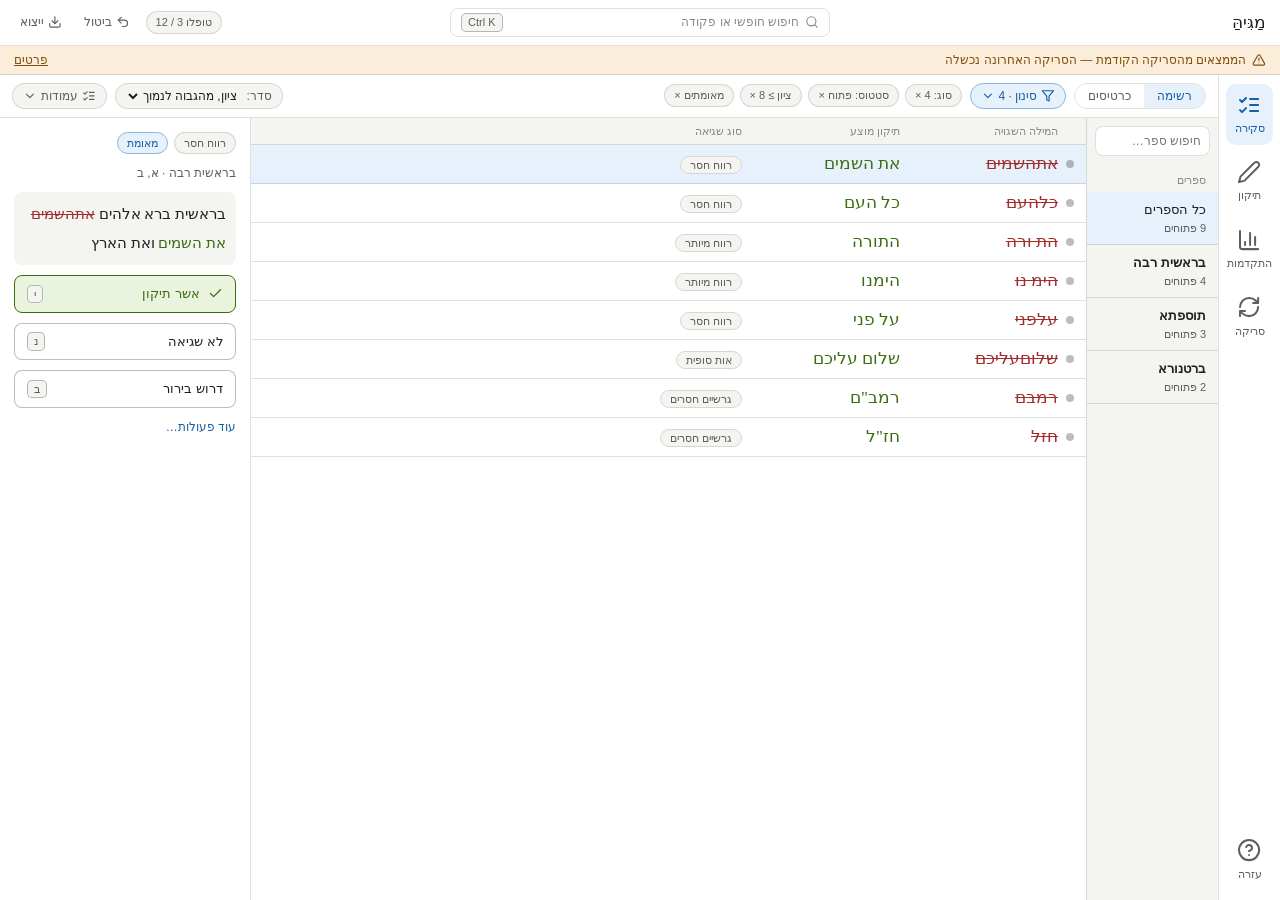
<file: docs/prototype/layout-prototype.html>
<!DOCTYPE html>
<html lang="he" dir="rtl">
<head>
<meta charset="utf-8">
<meta name="viewport" content="width=device-width, initial-scale=1, viewport-fit=cover">
<title>מגיה — אב-טיפוס פריסה חדשה</title>
<style>
:root{--s1:#fff;--s2:#f4f4f1;--bd:rgba(0,0,0,.12);--bd2:rgba(0,0,0,.26);--tx:#1f1f1d;--tx2:#5f5e5a;--tx3:#8a8983;--ac:#185fa5;--acbg:#e6f1fb;--acbd:#85b7eb;--ok:#3b6d11;--okbg:#eaf3de;--no:#a32d2d;--nobg:#fcebeb;--wn:#854f0b;--wnbg:#faeeda;--ui:"Segoe UI",Assistant,Arial,sans-serif;--serif:"Frank Ruhl Libre",David,Narkisim,"Times New Roman",serif;box-sizing:border-box;padding-top:env(safe-area-inset-top,0px);padding-bottom:env(safe-area-inset-bottom,0px)}
@media(prefers-color-scheme:dark){:root:not([data-theme="light"]){--s1:#1e1e1c;--s2:#2a2a27;--bd:rgba(255,255,255,.14);--bd2:rgba(255,255,255,.3);--tx:#f1efe8;--tx2:#b4b2a9;--tx3:#888780;--ac:#85b7eb;--acbg:#0c2a4a;--acbd:#378add;--ok:#97c459;--okbg:#27500a;--no:#f09595;--nobg:#501313;--wn:#fac775;--wnbg:#412402}}
:root[data-theme="dark"]{--s1:#1e1e1c;--s2:#2a2a27;--bd:rgba(255,255,255,.14);--bd2:rgba(255,255,255,.3);--tx:#f1efe8;--tx2:#b4b2a9;--tx3:#888780;--ac:#85b7eb;--acbg:#0c2a4a;--acbd:#378add;--ok:#97c459;--okbg:#27500a;--no:#f09595;--nobg:#501313;--wn:#fac775;--wnbg:#412402}
*{box-sizing:border-box}
html,body{height:100%;margin:0}
body{font:14px/1.5 var(--ui);color:var(--tx);background:var(--s1)}
button,input,select{font:inherit;color:inherit}
:focus-visible{outline:2px solid var(--ac);outline-offset:1px}
.ic{width:1.15em;height:1.15em;fill:none;stroke:currentColor;stroke-width:2;stroke-linecap:round;stroke-linejoin:round;vertical-align:-.2em;flex:none}
#app{display:flex;flex-direction:column;height:100%}
.top{display:grid;grid-template-columns:1fr minmax(0,380px) 1fr;align-items:center;gap:10px;padding:8px 14px;border-bottom:1px solid var(--bd)}
.tr{display:flex;align-items:center;justify-content:flex-end;gap:10px}
.brand{font:500 17px var(--serif)}
.srch{flex:1;max-width:380px;display:flex;align-items:center;gap:6px;padding:4px 10px;border:1px solid var(--bd);border-radius:8px;color:var(--tx3);font-size:12px}
.srch .k{margin-inline-start:auto}
.sp{flex:1}
.ib{background:none;border:none;color:var(--tx2);cursor:pointer;padding:4px 6px;border-radius:6px;display:inline-flex;align-items:center;gap:4px;font-size:12px}
.ib:hover{color:var(--tx)}
.k{font-size:11px;border:1px solid var(--bd2);border-radius:5px;padding:0 6px;background:var(--s2);color:var(--tx2);font-family:var(--ui);line-height:1.5}
.strip{display:flex;align-items:center;gap:6px;padding:5px 14px;background:var(--wnbg);color:var(--wn);font-size:12px;border-bottom:1px solid var(--bd)}
.strip a{margin-inline-start:auto;text-decoration:underline;cursor:pointer}
.sdet{padding:5px 14px 7px;background:var(--wnbg);color:var(--wn);font-size:12px;border-bottom:1px solid var(--bd)}
.body{flex:1;display:flex;min-height:0}
.rail{width:62px;flex:none;border-inline-end:1px solid var(--bd);display:flex;flex-direction:column;padding:6px 0}
.rl{display:flex;flex-direction:column;align-items:center;gap:3px;margin:3px 7px;padding:9px 0;font-size:11px;color:var(--tx2);cursor:pointer;border-radius:10px;user-select:none}
.rl .ic{font-size:21px}
.rl:hover{color:var(--tx)}
.rl.on{color:var(--ac);background:var(--acbg)}
.main{flex:1;min-width:0;display:flex;flex-direction:column}
.scr{display:none;flex:1;min-height:0;flex-direction:column}
.scr.on{display:flex}
.hd{display:flex;align-items:center;gap:8px;flex-wrap:wrap;padding:8px 12px;border-bottom:1px solid var(--bd);position:relative}
.ch{font-size:11px;padding:2px 9px;border-radius:999px;border:1px solid var(--bd);background:var(--s2);color:var(--tx2);white-space:nowrap}
.ch.on{background:var(--acbg);color:var(--ac);border-color:var(--acbd)}
.ch.f{font-size:12px;padding:3px 10px;cursor:pointer;display:inline-flex;align-items:center;gap:4px}
.ch.x{cursor:pointer}
.sg{display:inline-flex;border:1px solid var(--bd);border-radius:999px;overflow:hidden;font-size:12px;user-select:none}
.sg span{padding:3px 13px;color:var(--tx2);cursor:pointer}
.sg span.on{background:var(--acbg);color:var(--ac)}
.pop{position:absolute;top:100%;inset-inline-start:12px;margin-top:4px;width:260px;z-index:5;padding:10px 12px;background:var(--s1);border:1px solid var(--bd2);border-radius:12px}
.pop[hidden]{display:none}
.pr{display:flex;align-items:center;gap:8px;padding:5px 0;font-size:13px}
.pr>label{width:82px;flex:none;color:var(--tx2);font-size:12px}
.pr select{flex:1;border:1px solid var(--bd);border-radius:8px;background:var(--s1);padding:3px 6px}
.pr input[type=range]{flex:1}
.pt{align-items:flex-start}
.pt .tl{flex:1;display:flex;flex-direction:column;gap:4px}
.pt .tl label{display:flex;align-items:center;gap:6px;width:auto;color:var(--tx);font-size:13px}
.pt .tl small{margin-inline-start:auto;color:var(--tx3);font-size:11px}
.lnk{color:var(--ac);cursor:pointer;font-size:12px;margin-inline-start:auto}
.lst{flex:1;min-height:0;display:flex}
.books{width:132px;flex:none;background:var(--s2);border-inline-end:1px solid var(--bd);overflow:auto}
.lh{font-size:11px;color:var(--tx3);padding:8px 12px 4px}
.bk{padding:8px 12px;border-bottom:1px solid var(--bd);cursor:pointer;font-size:13px}
.bk small{display:block;color:var(--tx2);font-size:11px}
.bk.sel{background:var(--acbg)}
.bk.sel b{font-weight:500}
.queue{flex:1;min-width:0;overflow:auto;border-inline-end:1px solid var(--bd)}
.rw{display:flex;align-items:center;gap:8px;padding:8px 12px;border-bottom:1px solid var(--bd);cursor:pointer}
.rw.sel{background:var(--acbg)}
.rw .ch{margin-inline-start:auto}
.qi{min-width:100%;width:max-content}
.rh{display:flex;align-items:center;gap:8px;padding:5px 12px;border-bottom:1px solid var(--bd);background:var(--s2);font-size:11px;color:var(--tx3);position:sticky;top:0;z-index:1}
.rh>span,.rw>.c{flex:none;white-space:nowrap}
.c.wd{flex:0 0 150px}
.c.c1{width:110px}.c.c2{width:96px}.c.c3{width:64px}.c.c4{width:56px}
.cp2{display:flex;flex-direction:column;gap:5px;padding-top:4px}
#fsort{border:none;background:transparent;font-size:12px;color:var(--tx);cursor:pointer;padding:0;max-width:160px}
.w{font:17px var(--serif)}
.bad{color:var(--no);text-decoration:line-through}
.good{color:var(--ok);font-weight:500}
.dot{width:8px;height:8px;border-radius:50%;background:var(--bd2);flex:none}
.dot.approved,.dot.fixed{background:var(--ok)}
.dot.rejected{background:var(--no)}
.dot.unsure{background:var(--wn)}
.focus{width:250px;flex:none;padding:14px;display:flex;flex-direction:column;gap:10px;overflow:auto}
.rf{display:flex;gap:6px;flex-wrap:wrap;align-items:center}
.sn{font:15px/1.9 var(--serif);background:var(--s2);border-radius:8px;padding:8px 10px}
.ab{display:flex;align-items:center;gap:8px;width:100%;padding:8px 12px;border:1px solid var(--bd2);border-radius:8px;background:var(--s1);cursor:pointer;font-size:13px}
.ab .k{margin-inline-start:auto}
.ab.ok{background:var(--okbg);color:var(--ok);border-color:var(--ok);font-weight:500}
.ab.sm{width:auto;padding:4px 10px;font-size:12px;color:var(--tx2);border-color:var(--bd)}
.crd{flex:1;min-height:0;overflow:auto;padding:16px 20px}
.cp{max-width:540px;margin:0 auto 12px;display:flex;align-items:center;gap:10px;font-size:12px;color:var(--tx2)}
.bar{height:5px;background:var(--s2);border-radius:3px;overflow:hidden;flex:1}
.bar i{display:block;height:100%;background:var(--ok)}
.card{max-width:540px;margin:0 auto;border:1px solid var(--bd);border-radius:12px;padding:16px 18px;display:flex;flex-direction:column;gap:12px}
.cl{font:21px/1.7 var(--serif);padding:6px 12px;border-radius:8px}
.cl.b{background:var(--nobg)}
.cl.g{background:var(--okbg)}
.mg{display:grid;grid-template-columns:repeat(3,1fr);gap:8px}
.mt{background:var(--s2);border-radius:8px;padding:8px 12px}
.mt span{display:block;font-size:12px;color:var(--tx2)}
.mt b{font-size:20px;font-weight:500}
.ar{display:flex;gap:8px}
.nx{text-align:center;font-size:12px;color:var(--tx3);margin-top:10px}
.emp{padding:30px 16px;text-align:center;color:var(--tx2);display:flex;flex-direction:column;align-items:center;gap:10px}
.fx{flex:1;min-height:0;display:flex}
.fl{width:260px;flex:none;border-inline-end:1px solid var(--bd);overflow:auto}
.fr{flex:1;min-width:0;overflow:auto}
.fp{padding:6px 12px;font-size:11px;color:var(--tx3);border-bottom:1px solid var(--bd);direction:ltr;text-align:right}
.ln{display:flex;gap:10px;padding:3px 12px;font:15px/1.9 var(--serif)}
.ln em{font:11px var(--ui);color:var(--tx3);width:28px;flex:none;font-style:normal}
.ln.hl{background:var(--nobg)}
.fb{display:flex;align-items:center;gap:10px;padding:8px 12px;border-top:1px solid var(--bd);font-size:12px;color:var(--tx2);flex-wrap:wrap}
.pg{padding:14px 16px;overflow:auto}
.pg>*{max-width:920px;width:100%;margin-inline:auto}
.fr .ln{max-width:860px}
.sh{font-size:14px;font-weight:500;margin:20px auto 8px}
.sh:first-child{margin-top:0}
.tw{overflow-x:auto;border:1px solid var(--bd);border-radius:8px}
.stt{border-collapse:collapse;width:100%;font-size:13px}
.stt th,.stt td{padding:6px 10px;border-bottom:1px solid var(--bd);text-align:start;white-space:nowrap}
.stt th{font-weight:500;font-size:12px;color:var(--tx2);background:var(--s2)}
.stt tr:last-child td{border-bottom:none}
.stt .n{text-align:center;font-variant-numeric:tabular-nums}
.stt .z{color:var(--tx3)}
.stt .tt{font-weight:500}
.dot.ignored{background:var(--tx3)}
.sb{display:flex;flex:1;height:8px;background:var(--s2);border-radius:4px;overflow:hidden}
.sb i{display:block;height:100%}
.lg{display:flex;gap:14px;flex-wrap:wrap;font-size:12px;color:var(--tx2);padding:2px 0 8px}
.lg i{display:inline-block;width:8px;height:8px;border-radius:50%;margin-inline-end:5px}
.mm{display:grid;grid-template-columns:repeat(auto-fit,minmax(140px,1fr));gap:10px;margin-bottom:14px}
.two{display:flex;gap:16px;flex-wrap:wrap}
.pb{display:flex;align-items:center;gap:10px;padding:6px 0;font-size:13px}
.pb span:first-child{width:90px}
.nb{border:1px solid var(--bd);border-radius:12px;padding:12px 14px;display:flex;flex-direction:column;gap:8px;flex:1;min-width:190px}
.cs{display:grid;grid-template-columns:repeat(3,1fr);gap:8px}
.cs div{border:1px solid var(--bd);border-radius:12px;padding:10px 12px;font-size:12px;color:var(--tx2)}
.cs div.on{border-color:var(--ac);background:var(--acbg)}
.cs b{display:block;font-size:14px;font-weight:500;color:var(--tx)}
.fi{border:1px solid var(--bd);border-radius:8px;padding:6px 10px;font-size:13px;direction:ltr;text-align:left;width:100%;background:var(--s1)}
.dz{border:1px solid var(--no);border-radius:12px;padding:12px 14px;display:flex;flex-direction:column;gap:8px}
.dz b{color:var(--no);font-weight:500}
.hlp{display:flex;flex:1;min-height:0}
.hn{width:150px;flex:none;background:var(--s2);border-inline-end:1px solid var(--bd)}
.hn div{padding:8px 12px;border-bottom:1px solid var(--bd);font-size:13px}
.hn .sel{background:var(--acbg);color:var(--ac)}
.hc{flex:1;padding:14px 28px;overflow:auto;line-height:1.8}
.hc>*{max-width:70ch}
.hc h3{font-size:15px;font-weight:500;margin:12px 0 2px}
.hc table{border-collapse:collapse;font-size:13px}
.hc td{padding:3px 14px 3px 0}
#toast{position:fixed;bottom:18px;inset-inline-start:50%;transform:translateX(50%);background:var(--tx);color:var(--s1);padding:7px 14px;border-radius:8px;font-size:13px;opacity:0;pointer-events:none;transition:opacity .15s}
#toast.on{opacity:1}
@media(max-width:820px){.books{display:none}.lst{flex-direction:column;overflow:auto}.queue{overflow:visible;border:none}.focus{width:auto;border-top:1px solid var(--bd)}.srch{display:none}.top{display:flex}.tr{margin-inline-start:auto}.rail{width:52px}.fx{flex-direction:column}.fl{width:auto;border:none}}
@media(prefers-reduced-motion:reduce){#toast{transition:none}}
</style>
</head>
<body>
<svg width="0" height="0" style="position:absolute" aria-hidden="true">
<symbol id="i-undo" viewBox="0 0 24 24"><path d="M9 14 4 9l5-5"/><path d="M4 9h10.5a5.5 5.5 0 0 1 0 11H11"/></symbol>
<symbol id="i-download" viewBox="0 0 24 24"><path d="M21 15v4a2 2 0 0 1-2 2H5a2 2 0 0 1-2-2v-4"/><path d="m7 10 5 5 5-5"/><path d="M12 15V3"/></symbol>
<symbol id="i-search" viewBox="0 0 24 24"><circle cx="11" cy="11" r="8"/><path d="m21 21-4.3-4.3"/></symbol>
<symbol id="i-check" viewBox="0 0 24 24"><path d="M20 6 9 17l-5-5"/></symbol>
<symbol id="i-chart" viewBox="0 0 24 24"><path d="M3 3v16a2 2 0 0 0 2 2h16"/><path d="M18 17V9M13 17V5M8 17v-3"/></symbol>
<symbol id="i-help" viewBox="0 0 24 24"><circle cx="12" cy="12" r="10"/><path d="M9.09 9a3 3 0 0 1 5.83 1c0 2-3 3-3 3"/><path d="M12 17h.01"/></symbol>
<symbol id="i-refresh" viewBox="0 0 24 24"><path d="M3 12a9 9 0 0 1 9-9 9.75 9.75 0 0 1 6.74 2.74L21 8"/><path d="M21 3v5h-5"/><path d="M21 12a9 9 0 0 1-9 9 9.75 9.75 0 0 1-6.74-2.74L3 16"/><path d="M8 16H3v5"/></symbol>
<symbol id="i-book" viewBox="0 0 24 24"><path d="M12 7v14"/><path d="M3 18a1 1 0 0 1-1-1V4a1 1 0 0 1 1-1h5a4 4 0 0 1 4 4 4 4 0 0 1 4-4h5a1 1 0 0 1 1 1v13a1 1 0 0 1-1 1h-6a3 3 0 0 0-3 3 3 3 0 0 0-3-3z"/></symbol>
<symbol id="i-alert" viewBox="0 0 24 24"><path d="m21.73 18-8-14a2 2 0 0 0-3.48 0l-8 14A2 2 0 0 0 4 21h16a2 2 0 0 0 1.73-3"/><path d="M12 9v4M12 17h.01"/></symbol>
<symbol id="i-pencil" viewBox="0 0 24 24"><path d="M17 3a2.85 2.83 0 1 1 4 4L7.5 20.5 2 22l1.5-5.5Z"/></symbol>
<symbol id="i-copy" viewBox="0 0 24 24"><rect width="14" height="14" x="8" y="8" rx="2"/><path d="M4 16c-1.1 0-2-.9-2-2V4c0-1.1.9-2 2-2h10c1.1 0 2 .9 2 2"/></symbol>
<symbol id="i-filter" viewBox="0 0 24 24"><path d="M22 3H2l8 9.46V19l4 2v-8.54L22 3z"/></symbol>
<symbol id="i-down" viewBox="0 0 24 24"><path d="m6 9 6 6 6-6"/></symbol>
<symbol id="i-list" viewBox="0 0 24 24"><path d="m3 17 2 2 4-4"/><path d="m3 7 2 2 4-4"/><path d="M13 6h8M13 12h8M13 18h8"/></symbol>
</svg>
<div id="app">
  <header class="top">
    <span class="brand">מַגִּיהַּ</span>
    <div class="srch"><svg class="ic"><use href="#i-search"/></svg>חיפוש חופשי או פקודה<span class="k">Ctrl K</span></div>
    <div class="tr">
    <span class="ch" id="prog"></span>
    <button class="ib" data-a="undo" title="ביטול (Ctrl+Z)"><svg class="ic"><use href="#i-undo"/></svg>ביטול</button>
    <button class="ib" data-a="export" title="ייצוא"><svg class="ic"><use href="#i-download"/></svg>ייצוא</button>
    </div>
  </header>
  <div class="strip" role="status"><svg class="ic"><use href="#i-alert"/></svg>הממצאים מהסריקה הקודמת — הסריקה האחרונה נכשלה<a data-a="det">פרטים</a></div>
  <div class="sdet" id="sdet" hidden>הסריקה נעצרה בשלב ההתאמה למקום. מוצגות תוצאות מהסריקה המלאה הקודמת, ולכן ייתכן שחלקן אינן עדכניות. מה לעשות: להריץ סריקה מחדש בתחנת הסריקה.</div>
  <div class="body">
    <nav class="rail" aria-label="ניווט ראשי">
      <div class="rl on" role="button" tabindex="0" data-a="go:review"><svg class="ic"><use href="#i-list"/></svg>סקירה</div>
      <div class="rl" role="button" tabindex="0" data-a="go:fixer"><svg class="ic"><use href="#i-pencil"/></svg>תיקון</div>
      <div class="rl" role="button" tabindex="0" data-a="go:stats"><svg class="ic"><use href="#i-chart"/></svg>התקדמות</div>
      <div class="rl" role="button" tabindex="0" data-a="go:scan"><svg class="ic"><use href="#i-refresh"/></svg>סריקה</div>
      <div class="sp"></div>
      <div class="rl" role="button" tabindex="0" data-a="go:help"><svg class="ic"><use href="#i-help"/></svg>עזרה</div>
    </nav>
    <main class="main">

      <section class="scr on" id="v-review">
        <div class="hd">
          <div class="sg"><span id="m-list" data-a="mode:list">רשימה</span><span id="m-cards" data-a="mode:cards">כרטיסים</span></div>
          <span class="ch f on" data-a="pop"><svg class="ic"><use href="#i-filter"/></svg><span id="fcount"></span><svg class="ic"><use href="#i-down"/></svg></span>
          <span id="chips" class="rf"></span>
          <span class="sp"></span><label class="ch f" style="gap:6px">סדר:<select id="fsort" aria-label="סדר מיון"><option value="sc-d">ציון, מהגבוה לנמוך</option><option value="sc-a">ציון, מהנמוך לגבוה</option><option value="w">המילה (א-ת)</option><option value="loc">ספר ומראה מקום</option><option value="t">סוג שגיאה</option><option value="st">סטטוס</option></select></label><span class="ch f" data-a="cpop"><svg class="ic"><use href="#i-list"/></svg>עמודות<svg class="ic"><use href="#i-down"/></svg></span>
          <div class="pop" id="cpop" hidden style="inset-inline-start:auto;inset-inline-end:12px;width:230px"></div>
          <div class="pop" id="pop" hidden>
            <div class="pr"><b style="font-weight:500">סינון</b><a class="lnk" data-a="clear">נקה הכל</a></div>
            <div class="pr"><label>מאגר</label><select disabled title="בדוגמה יש מאגר אחד"><option>ספריא</option></select></div>
            <div class="pr pt"><label>סוג שגיאה</label><div class="tl" id="ptypes"></div></div>
            <div class="pr"><label>סטטוס</label><select id="fs"><option value="open">פתוח</option><option value="all">הכל</option><option value="approved">אושרו</option><option value="rejected">לא שגיאה</option><option value="ignored">התעלם</option><option value="fixed">תוקנו</option><option value="unsure">דרוש בירור</option></select></div>
            <div class="pr"><label>ציון מינימלי</label><input type="range" id="fm" min="0" max="13" step="0.5"><b id="fmv" style="font-weight:500;width:26px"></b></div>
            <div class="pr"><label>מאומתים בלבד</label><input type="checkbox" id="fv"></div>
          </div>
        </div>
        <div class="lst" id="lst">
          <div class="books"><div style="padding:8px"><input id="bq" class="fi" placeholder="חיפוש ספר…" aria-label="חיפוש ספר" style="direction:rtl;text-align:right;padding:5px 8px;font-size:12px"></div><div id="bl"></div></div>
          <div class="queue" id="queue"></div>
          <div class="focus" id="focus"></div>
        </div>
        <div class="crd" id="crd" hidden></div>
      </section>

      <section class="scr" id="v-fixer">
        <div class="hd">
          <span class="ch f on" data-a="fbook"><svg class="ic"><use href="#i-book"/></svg><span id="fbn"></span><svg class="ic"><use href="#i-down"/></svg></span>
          <span class="ch">מאושרים בלבד</span>
          <span class="sp"></span><span id="fprog" style="font-size:12px;color:var(--tx2)"></span>
          <div class="bar" style="flex:none;width:140px"><i id="fbar" style="width:0"></i></div>
        </div>
        <div class="fx"><div class="fl" id="fl"></div><div class="fr" id="frd"></div></div>
        <div class="fb"><span id="fsel"></span>
          <div class="sg"><span class="on" id="mr" data-a="fmode:r">החלפה</span><span id="mb" data-a="fmode:b">סוגריים</span></div>
          <span class="sp"></span>
          <button class="ab sm" data-a="toast:בדוגמה אין קבצים לשחזר"><svg class="ic"><use href="#i-undo"/></svg>שחזור מגיבוי</button>
          <button class="ab sm" style="background:var(--acbg);color:var(--ac);border-color:var(--acbd)" data-a="toast:בדוגמה הקובץ לא שונה">החל על הקובץ</button>
        </div>
      </section>

      <section class="scr" id="v-stats">
        <div class="hd"><span style="font-size:12px;color:var(--tx2)">פילוח לפי:</span><div class="sg" id="sbseg"><span data-a="sb:all">הכל</span><span data-a="sb:origin">מאגר</span><span data-a="sb:type">סוג שגיאה</span><span data-a="sb:book">ספר</span><span data-a="sb:actor">מקבל ההחלטה</span></div></div>
        <div class="pg" id="stats"></div>
      </section>

      <section class="scr" id="v-scan">
        <div class="hd"><div class="sg"><span class="on" id="t-run" data-a="tab:run">הרצה</span><span id="t-data" data-a="tab:data">נתונים וגיבויים</span><span id="t-danger" data-a="tab:danger">אזור סכנה</span></div></div>
        <div class="pg">
          <div id="p-run" style="display:flex;flex-direction:column;gap:12px">
            <div class="cs"><div class="on"><b>היברידי</b>ריפו הספרייה וגם ספריא ממסד הנתונים</div><div><b>מסד נתונים</b>seforim.db בלבד</div><div><b>תיקיית טקסט</b>כל תיקייה של קבצי txt</div></div>
            <input class="fi" value="C:\OTZ\otzaria-library" aria-label="נתיב הספרייה">
            <div class="rf"><button class="ab sm"><svg class="ic"><use href="#i-pencil"/></svg>הגדרות מתקדמות</button><span class="sp"></span><button class="ab sm" style="background:var(--acbg);color:var(--ac);border-color:var(--acbd)" data-a="toast:בדוגמה אין סריקה">התחל סריקה</button></div>
            <div class="nb" style="flex:none"><b style="font-weight:500">סריקת ספר בודד</b><span style="color:var(--tx2);font-size:13px">שניות במקום שעה, מול המילון הקיים</span></div>
          </div>
          <div id="p-data" hidden style="flex-direction:column;gap:10px">
            <div class="rf"><button class="ab sm" style="background:var(--acbg);color:var(--ac)">רענן מסריקה חדשה</button><button class="ab sm">ייבוא החלטות ישנות</button></div>
            <div class="lh" style="padding:6px 0 0">גיבויים זמינים</div>
            <div class="rw" style="cursor:default">ui_backup_2026-10-14_21-05<span class="ch">שחזור</span></div>
            <div class="rw" style="cursor:default">ui_backup_2026-10-02_09-40<span class="ch">שחזור</span></div>
          </div>
          <div id="p-danger" hidden style="flex-direction:column;gap:12px">
            <div class="dz"><b>אפס החלטות</b><span style="color:var(--tx2);font-size:13px">מנקה סטטוסים, הערות והיסטוריה. גיבוי נשמר אוטומטית.</span>
              <div class="rf"><input class="fi" id="dz" placeholder="הקלידו: אפס" style="direction:rtl;text-align:right;flex:1;width:auto" aria-label="מילת אישור"><button class="ab sm" id="dzb" disabled style="color:var(--no);border-color:var(--no)" data-a="toast:בדוגמה לא נמחק דבר">אישור איפוס</button></div></div>
          </div>
        </div>
      </section>

      <section class="scr" id="v-help">
        <div class="hlp"><div class="hn"><div class="sel">סוגי שגיאה</div><div>עמודות</div><div>סטטוסים</div><div>מקשי קיצור</div><div>סדר עבודה</div><div>ייצוא</div></div>
          <div class="hc">
            <h3 style="margin-top:0">סוגי שגיאה</h3>
            <p><b>רווח חסר:</b> שתי מילים נדבקו יחד. <span class="w bad">אתהשמים</span> ← <span class="w good">את השמים</span></p>
            <p><b>רווח מיותר:</b> מילה אחת נחתכה לשתיים. <span class="w bad">הימ נו</span> ← <span class="w good">הימנו</span></p>
            <p><b>אות סופית:</b> אות סופית באמצע מילה, או אות רגילה בסוף מילה.</p>
            <p><b>גרשיים חסרים:</b> ראשי תיבות שאיבדו את הגרשיים.</p>
            <h3>מקשי קיצור</h3>
            <table><tr><td>י</td><td>אשר תיקון</td></tr><tr><td>נ</td><td>לא שגיאה</td></tr><tr><td>ב</td><td>דרוש בירור</td></tr><tr><td>רווח</td><td>דלג</td></tr><tr><td>ק / Enter</td><td>תוקן (בתחנת תיקון)</td></tr><tr><td>Ctrl+Z</td><td>ביטול</td></tr></table>
            <p style="color:var(--tx2)">המקשים פועלים גם בפריסת מקלדת אנגלית.</p>
          </div></div>
      </section>

    </main>
  </div>
</div>
<div id="toast" role="status"></div>
<script>
var $=function(s){return document.querySelector(s)};
var I=function(n){return '<svg class="ic"><use href="#i-'+n+'"/></svg>'};
var B=['בראשית רבה','תוספתא','ברטנורא'];
var T={missing:'רווח חסר',extra:'רווח מיותר',final:'אות סופית',quotes:'גרשיים חסרים',sub:'החלפת אות',plene:'כתיב מלא וחסר'};
var D=[
[0,'missing','אתהשמים','את השמים',12.4,1,'א, ב','בראשית ברא אלהים ',' ואת הארץ'],
[0,'extra','הימ נו','הימנו',10.1,1,'ב, ג','ולא יסור ',' מעתה'],
[0,'final','שלוםעליכם','שלום עליכם',9.6,1,'ג, א','ואמרו להם ',' ויצאו'],
[0,'final','אדמ','אדם',9.3,0,'ג, ד','ויהי ',' בארץ'],
[0,'quotes','רמבם','רמב"ם',8.8,1,'ד, א','וכתב ה',' בהלכות'],
[0,'sub','היעמנו','הימנו',7.2,0,'ד, ז','ולא ירחק ',' דבר'],
[1,'missing','כלהעם','כל העם',11.2,1,'א, ה','ויצא ',' אל המחנה'],
[1,'plene','חבותיו','חובותיו',5.1,0,'ב, ב','ונשא את ',' עליו'],
[1,'sub','דגש','רגש',6.4,0,'ב, ט','ויתעורר ',' גדול'],
[1,'extra','הת ורה','התורה',10.7,1,'ג, א','ובמצות ',' נאמר'],
[2,'quotes','חזל','חז"ל',8.1,1,'א, א','ודברי ',' ידועים'],
[2,'missing','עלפני','על פני',9.9,1,'א, ב','ורוח אלהים מרחפת ',' המים']];
var items=D.map(function(d,i){return{id:i+1,b:d[0],t:d[1],w:d[2],f:d[3],sc:d[4],v:d[5],ref:d[6],pre:d[7],post:d[8],st:'pending'}});
items[3].st='approved';items[5].st='approved';items[7].st='fixed';
items.forEach(function(x){x.o=['ספריא','אוריתא','דיקטה'][x.b];x.ac=null});items[3].ac='agent';items[5].ac='unknown';items[7].ac='human';
var F={book:null,types:new Set(['missing','extra','final','quotes']),status:'open',min:8,ver:true,sort:'sc-d'};
var SO={pending:0,unsure:1,approved:2,rejected:3,fixed:4,ignored:5};
var SORTS={'sc-d':function(a,b){return b.sc-a.sc},'sc-a':function(a,b){return a.sc-b.sc},w:function(a,b){return a.w.localeCompare(b.w,'he')||b.sc-a.sc},loc:function(a,b){return a.b-b.b||a.ref.localeCompare(b.ref,'he')||a.id-b.id},t:function(a,b){return T[a.t].localeCompare(T[b.t],'he')||b.sc-a.sc},st:function(a,b){return SO[a.st]-SO[b.st]||b.sc-a.sc}};
var S={v:'review',m:'list',cur:1,keep:null,fb:null,fc:null,hist:[]};
function byId(i){return items.filter(function(x){return x.id===i})[0]}
function filt(){return items.filter(function(it){return(F.book===null||B[it.b]===F.book)&&F.types.has(it.t)&&(F.status==='all'||(F.status==='open'?it.st==='pending':it.st===F.status))&&it.sc>=F.min&&(!F.ver||it.v)}).sort(function(a,b){return SORTS[F.sort](a,b)})}
function toast(m){var t=$('#toast');t.textContent=m;t.classList.add('on');clearTimeout(toast.h);toast.h=setTimeout(function(){t.classList.remove('on')},1800)}
function snip(it,k){return it.pre+(k==='b'?'<span class="bad">'+it.w+'</span>':k==='g'?'<span class="good">'+it.f+'</span>':'<span class="bad">'+it.w+'</span> <span class="good">'+it.f+'</span>')+it.post}
var COLS=[['w','המילה השגויה','wd'],['f','תיקון מוצע','wd'],['t','סוג שגיאה','c1'],['b','ספר','c2'],['ref','מראה מקום','c3'],['sc','ציון','c4'],['v','מאומת','c3'],['cx','אימות הקשר','c2'],['rp','חזרות בספר','c2'],['st','סטטוס','c2']];
var STN={pending:'טרם נבדק',approved:'אושר',rejected:'לא שגיאה',unsure:'דרוש בירור',fixed:'תוקן',ignored:'התעלם'};
var CV=new Set(['w','f','t']);
try{var sv=JSON.parse(localStorage.getItem('mgCols')||'null');if(sv&&sv.length)CV=new Set(sv)}catch(e){}
function saveCols(){try{localStorage.setItem('mgCols',JSON.stringify(Array.from(CV)))}catch(e){}}
function vcols(){return COLS.filter(function(c){return CV.has(c[0])})}
function cell(it,k){var c=COLS.filter(function(x){return x[0]===k})[0][2];
var h={w:'<span class="w bad">'+it.w+'</span>',f:'<span class="w good">'+it.f+'</span>',t:'<span class="ch">'+T[it.t]+'</span>',b:B[it.b],ref:it.ref,sc:it.sc,v:it.v?'כן':'לא',cx:it.v?Math.round(it.sc*1.2):0,rp:0,st:STN[it.st]}[k];
return '<span class="c '+c+'">'+h+'</span>'}
function rh(){return '<div class="rh"><span style="width:8px"></span>'+vcols().map(function(c){return '<span class="c '+c[2]+'">'+c[1]+'</span>'}).join('')+'</div>'}
function colsHtml(){return '<div class="pr"><b style="font-weight:500">עמודות בטבלה</b><a class="lnk" data-a="colreset">ברירת מחדל</a></div><div class="cp2">'+COLS.map(function(c){return '<label style="display:flex;align-items:center;gap:6px;font-size:13px"><input type="checkbox" value="'+c[0]+'"'+(CV.has(c[0])?' checked':'')+'>'+c[1]+'</label>'}).join('')+'</div>'}
function rw(it){return '<div class="rw'+(it.id===S.cur?' sel':'')+'" data-a="pick:'+it.id+'"><i class="dot '+it.st+'"></i>'+vcols().map(function(c){return cell(it,c[0])}).join('')+'</div>'}
function focusHtml(it){if(!it)return '<div class="emp">בחרו ממצא מהרשימה</div>';
return '<div class="rf"><span class="ch">'+T[it.t]+'</span>'+(it.v?'<span class="ch on">מאומת</span>':'')+'</div><div style="font-size:12px;color:var(--tx2)">'+B[it.b]+' · '+it.ref+'</div><div class="sn">'+snip(it)+'</div>'
+'<button class="ab ok" data-a="set:approved">'+I('check')+'אשר תיקון<span class="k">י</span></button><button class="ab" data-a="set:rejected">לא שגיאה<span class="k">נ</span></button><button class="ab" data-a="set:unsure">דרוש בירור<span class="k">ב</span></button><span class="lnk" style="margin:0" data-a="toast:תיקון ידני, בכל מקום והתעלם — בגרסה המלאה">עוד פעולות…</span>'}
function renderReview(){var L=filt();
if(S.cur===null||(!L.some(function(x){return x.id===S.cur})&&S.keep!==S.cur))S.cur=L[0]?L[0].id:null;
var it=S.cur?byId(S.cur):null;
$('#m-list').className=S.m==='list'?'on':'';$('#m-cards').className=S.m==='cards'?'on':'';
$('#lst').hidden=S.m!=='list';$('#lst').style.display=S.m==='list'?'':'none';$('#crd').hidden=S.m!=='cards';
var open=function(b){return items.filter(function(x){return x.b===b&&x.st==='pending'}).length};
$('#bl').innerHTML='<div class="lh">ספרים</div><div class="bk'+(F.book===null?' sel':'')+'" data-a="book:-1"><b>כל הספרים</b><small>'+items.filter(function(x){return x.st==='pending'}).length+' פתוחים</small></div>'+(function(){var q=(S.bq||'').replace(/\s+/g,''),r=B.map(function(n,i){return[n,i]}).filter(function(p){return !q||p[0].replace(/\s+/g,'').indexOf(q)>=0});return r.length?r.map(function(p){return '<div class="bk'+(F.book===p[0]?' sel':'')+'" data-a="book:'+p[1]+'"><b>'+p[0]+'</b><small>'+open(p[1])+' פתוחים</small></div>'}).join(''):'<div class="lh">לא נמצא ספר</div>'})();
var emp='<div class="emp">אין ממצאים בסינון הנוכחי<button class="ab sm" data-a="clear">נקה סינון</button></div>';
$('#queue').innerHTML=L.length?'<div class="qi">'+rh()+L.map(rw).join('')+'</div>':emp;
$('#focus').innerHTML=focusHtml(it);
if(S.m==='cards'){var i=L.findIndex(function(x){return x.id===S.cur}),nx=L[i+1];
$('#crd').innerHTML=!it?emp:'<div class="cp"><span>ממצא '+(i<0?'—':i+1)+' מתוך '+L.length+' · '+B[it.b]+'</span><div class="bar"><i style="width:'+(i<0?0:(i+1)/L.length*100)+'%"></i></div></div><div class="card"><div class="rf"><span class="ch">'+T[it.t]+'</span>'+(it.v?'<span class="ch on">מאומת</span>':'')+'<span style="margin-inline-start:auto;font-size:12px;color:var(--tx2)">'+B[it.b]+' · '+it.ref+'</span></div><div class="cl b">'+snip(it,'b')+'</div><div class="cl g">'+snip(it,'g')+'</div><div class="mg"><div class="mt"><span>ציון</span><b>'+it.sc+'</b></div><div class="mt"><span>אימות הקשר</span><b>'+(it.v?Math.round(it.sc*1.2):0)+'</b></div><div class="mt"><span>חזרות בספר</span><b>0</b></div></div><div class="ar"><button class="ab ok" data-a="set:approved">אשר תיקון<span class="k">י</span></button><button class="ab" data-a="set:rejected">לא שגיאה<span class="k">נ</span></button><button class="ab" data-a="set:unsure">דרוש בירור<span class="k">ב</span></button></div><div class="rf"><button class="ab sm" data-a="toast:בגרסה המלאה">הקלדת תיקון<span class="k">ת</span></button><button class="ab sm" data-a="toast:בגרסה המלאה">בכל מקום<span class="k">ד</span></button><button class="ab sm" data-a="set:ignored">התעלם<span class="k">ע</span></button><button class="ab sm" data-a="skip">דלג<span class="k">רווח</span></button></div></div>'+(nx?'<div class="nx">הבא: '+nx.w+' ← '+nx.f+'</div>':'')}}
function renderChips(){var c=[],n=0;
if(F.book!==null)c.push(['book','ספר: '+F.book]);
if(F.types.size<6){n++;c.push(['types','סוג: '+F.types.size])}
if(F.status!=='all'){n++;c.push(['status','סטטוס: '+$('#fs').selectedOptions[0].text])}
if(F.min>0){n++;c.push(['min','ציון ≥ '+F.min])}
if(F.ver){n++;c.push(['ver','מאומתים'])}
$('#fcount').textContent='סינון · '+n;
$('#chips').innerHTML=c.map(function(x){return '<span class="ch x" data-a="rm:'+x[0]+'">'+x[1]+' ×</span>'}).join('')}
function renderFixer(){var A=items.filter(function(x){return(x.st==='approved'||x.st==='fixed')&&(S.fb===null||x.b===S.fb)});
$('#fbn').textContent=S.fb===null?'כל הספרים':B[S.fb];
var done=A.filter(function(x){return x.st==='fixed'}).length;
$('#fprog').textContent='תוקנו '+done+' מתוך '+A.length;$('#fbar').style.width=(A.length?done/A.length*100:0)+'%';
var cur=A.filter(function(x){return x.id===S.fc})[0]||A.filter(function(x){return x.st==='approved'})[0]||null;S.fc=cur?cur.id:null;
$('#fl').innerHTML=A.length?A.map(function(x){return '<div class="rw'+(x.id===S.fc?' sel':'')+'" data-a="fsel:'+x.id+'"><span class="w bad">'+x.w+'</span><span class="w good">'+x.f+'</span><span class="sp"></span><span class="ib" data-a="copy:'+x.id+'" title="העתק">'+I('copy')+'</span><span class="ib" data-a="fix:'+x.id+'" title="תוקן" style="color:'+(x.st==='fixed'?'var(--ok)':'var(--tx3)')+'">'+I('check')+'</span></div>'}).join(''):'<div class="emp">אין ממצאים מאושרים.<br>אשרו ממצאים בתחנת הסקירה.</div>';
$('#frd').innerHTML=cur?'<div class="fp">Sefaria\\'+B[cur.b]+'.txt · שורה '+(100+cur.id*7)+'</div><div class="ln"><em>'+(99+cur.id*7)+'</em>והארץ היתה תהו ובהו וחשך על פני תהום</div><div class="ln hl"><em>'+(100+cur.id*7)+'</em><span>'+snip(cur,'b')+'</span></div><div class="ln"><em>'+(101+cur.id*7)+'</em>ויאמר אלהים יהי אור ויהי אור</div>':'<div class="emp">בחרו ממצא מהרשימה</div>';
$('#fsel').textContent='נבחרו '+A.filter(function(x){return x.st==='approved'}).length}
var ST6=[['pending','טרם נבדק','var(--bd2)'],['approved','אושר','var(--ok)'],['fixed','תוקן','var(--ok)'],['rejected','לא שגיאה','var(--no)'],['unsure','דרוש בירור','var(--wn)'],['ignored','התעלם','var(--tx3)']];
var ACT={human:'אדם',agent:'סוכן',unknown:'לא ידוע (לפני תיעוד)'};
function matrix(title,first,keyf,order,lab){var g={},o=[];
items.forEach(function(x){var k=keyf(x);if(k==null)return;if(!g[k]){g[k]=[];o.push(k)}g[k].push(x)});
if(order)o=order.filter(function(k){return g[k]});
var th='<tr><th>'+first+'</th>'+ST6.map(function(s){return '<th class="n"><i class="dot" style="background:'+s[2]+';display:inline-block;margin-inline-end:5px"></i>'+s[1]+'</th>'}).join('')+'<th class="n">סה״כ</th></tr>';
var tb=o.map(function(k){var a=g[k];return '<tr><td class="tt"><bdi>'+(lab?lab[k]:k)+'</bdi></td>'+ST6.map(function(s){var n=a.filter(function(x){return x.st===s[0]}).length;return '<td class="n'+(n?'':' z')+'">'+(n||'·')+'</td>'}).join('')+'<td class="n tt">'+a.length+'</td></tr>'}).join('');
return '<h3 class="sh">'+title+'</h3><div class="tw"><table class="stt"><thead>'+th+'</thead><tbody>'+tb+'</tbody></table></div>'}
function bookBars(){return '<h3 class="sh">התקדמות לפי ספר</h3>'+B.map(function(n,i){var a=items.filter(function(x){return x.b===i}),t=a.length,d=a.filter(function(x){return x.st!=='pending'}).length,p=t?Math.round(d*100/t):0;return '<div class="pb"><span style="width:110px">'+n+'</span><div class="bar"><i style="width:'+p+'%"></i></div><span style="width:120px;font-size:12px;color:var(--tx2)">'+d+' / '+t+' ('+p+'%)</span></div>'}).join('')}
function renderStats(){var k=S.sb||'all';
document.querySelectorAll('#sbseg span').forEach(function(e){e.className=e.dataset.a==='sb:'+k?'on':''});
var h='';
if(k==='all'||k==='origin')h+=matrix('לפי מאגר','מאגר',function(x){return x.o});
if(k==='all'||k==='type')h+=matrix('לפי סוג שגיאה','סוג שגיאה',function(x){return T[x.t]});
if(k==='all'||k==='book')h+=bookBars();
if(k==='all'||k==='actor')h+=matrix('לפי מקבל ההחלטה','הוחלט ע״י',function(x){return x.ac},['human','agent','unknown'],ACT);
$('#stats').innerHTML=h}
function render(){$('#prog').textContent='טופלו '+items.filter(function(x){return x.st!=='pending'}).length+' / '+items.length;renderChips();renderReview();renderFixer();renderStats()}
function setSt(st){if(S.cur===null)return;var L=filt(),i=L.findIndex(function(x){return x.id===S.cur}),it=byId(S.cur);
S.hist.push({id:it.id,prev:it.st,pa:it.ac});it.st=st;it.ac='human';var nl=filt();
var n=L[i+1];S.cur=(n&&nl.indexOf(n)>=0)?n.id:(nl.length?nl[Math.min(Math.max(i,0),nl.length-1)].id:null);S.keep=null;render()}
function skip(){var L=filt();if(!L.length)return;var i=L.findIndex(function(x){return x.id===S.cur});S.cur=L[(i+1)%L.length].id;render()}
function undo(){var h=S.hist.pop();if(!h){toast('אין מה לבטל');return}byId(h.id).st=h.prev;byId(h.id).ac=h.pa;S.cur=h.id;S.keep=h.id;render();toast('הפעולה בוטלה')}
function fixCur(){var it=byId(S.fc);if(!it)return;it.st=it.st==='fixed'?'approved':'fixed';it.ac='human';var A=items.filter(function(x){return x.st==='approved'&&(S.fb===null||x.b===S.fb)});if(it.st==='fixed'&&A.length)S.fc=A[0].id;render()}
function go(v){S.v=v;document.querySelectorAll('.scr').forEach(function(e){e.classList.toggle('on',e.id==='v-'+v)});document.querySelectorAll('.rl').forEach(function(e){e.classList.toggle('on',e.dataset.a==='go:'+v)});$('#pop').hidden=true;location.hash='#/'+v+(v==='review'&&S.m==='cards'?'/cards':'');render()}
function syncPop(){$('#fs').value=F.status;$('#fm').value=F.min;$('#fmv').textContent=F.min;$('#fv').checked=F.ver;
$('#ptypes').innerHTML=Object.keys(T).map(function(k){return '<label><input type="checkbox" value="'+k+'"'+(F.types.has(k)?' checked':'')+'>'+T[k]+'<small>'+items.filter(function(x){return x.t===k}).length+'</small></label>'}).join('')}
var A={
go:function(v){go(v)},
mode:function(m){S.m=m;go('review')},
sb:function(k){S.sb=k;render()},
pop:function(){var p=$('#pop');p.hidden=!p.hidden;$('#cpop').hidden=true},
cpop:function(){var p=$('#cpop');p.hidden=!p.hidden;$('#pop').hidden=true;if(!p.hidden)p.innerHTML=colsHtml()},
colreset:function(){CV=new Set(['w','f','t']);saveCols();$('#cpop').innerHTML=colsHtml();render()},
book:function(i){F.book=i<0?null:B[+i];S.cur=null;render()},
pick:function(i){S.cur=+i;S.keep=null;render()},
set:function(s){setSt(s)},skip:skip,undo:undo,
clear:function(){F.book=null;F.types=new Set(Object.keys(T));F.status='all';F.min=0;F.ver=false;syncPop();render()},
rm:function(k){if(k==='book')F.book=null;if(k==='types')F.types=new Set(Object.keys(T));if(k==='status')F.status='all';if(k==='min')F.min=0;if(k==='ver')F.ver=false;syncPop();render()},
fbook:function(){S.fb=S.fb===null?0:(S.fb>=B.length-1?null:S.fb+1);S.fc=null;render()},
fsel:function(i){S.fc=+i;render()},
fix:function(i){S.fc=+i;fixCur()},
copy:function(i){var t=byId(+i).f;try{navigator.clipboard.writeText(t).then(function(){toast('הועתק: '+t)},function(){toast('ההעתקה נחסמה בדפדפן')})}catch(e){toast('ההעתקה נחסמה בדפדפן')}},
fmode:function(m){$('#mr').className=m==='r'?'on':'';$('#mb').className=m==='b'?'on':''},
tofix:function(i){S.fb=+i;S.fc=null;go('fixer')},
tab:function(t){['run','data','danger'].forEach(function(k){$('#p-'+k).hidden=k!==t;$('#p-'+k).style.display=k===t?'flex':'none';$('#t-'+k).className=k===t?'on':''})},
toast:function(m){toast(m)},export:function(){toast('בדוגמה הייצוא לא מבוצע')},
det:function(){var d=$('#sdet');d.hidden=!d.hidden}};
document.addEventListener('click',function(e){var el=e.target.closest('[data-a]');
if(!e.target.closest('#pop')&&!(el&&el.dataset.a==='pop'))$('#pop').hidden=true;
if(!e.target.closest('#cpop')&&!(el&&el.dataset.a==='cpop'))$('#cpop').hidden=true;
if(!el)return;var p=el.dataset.a,i=p.indexOf(':'),n=i<0?p:p.slice(0,i),v=i<0?'':p.slice(i+1);if(A[n])A[n](v)});
document.addEventListener('keydown',function(e){
if((e.key==='Enter'||e.key===' ')&&e.target.classList&&e.target.classList.contains('rl')){e.preventDefault();return A.go(e.target.dataset.a.slice(3))}
var tg=e.target.tagName;if(tg==='INPUT'||tg==='SELECT'||tg==='TEXTAREA')return;
if(e.key==='Escape'){$('#pop').hidden=true;$('#cpop').hidden=true}
if((e.ctrlKey||e.metaKey)&&e.code==='KeyZ'){e.preventDefault();return undo()}
if((e.ctrlKey||e.metaKey)&&e.code==='KeyK'){e.preventDefault();return toast('פלטת הפקודות — בגרסה המלאה')}
if(S.v==='review'){var km={KeyH:'approved',KeyB:'rejected',KeyC:'unsure',KeyG:'ignored'},kc={'י':'approved','נ':'rejected','ב':'unsure','ע':'ignored'};
var a=km[e.code]||kc[e.key];if(a){e.preventDefault();return setSt(a)}
if(e.code==='Space'){e.preventDefault();return skip()}}
if(S.v==='fixer'&&(e.code==='KeyE'||e.key==='ק'||e.key==='Enter')){e.preventDefault();fixCur()}});
$('#ptypes').addEventListener('change',function(e){var c=e.target;if(c.checked)F.types.add(c.value);else F.types.delete(c.value);render()});
$('#cpop').addEventListener('change',function(e){var c=e.target;if(!c.checked&&CV.size===1){c.checked=true;toast('נדרשת לפחות עמודה אחת');return}if(c.checked)CV.add(c.value);else CV.delete(c.value);saveCols();render()});
$('#bq').addEventListener('input',function(e){S.bq=e.target.value;renderReview()});
$('#bq').addEventListener('keydown',function(e){if(e.key==='Escape'){e.target.value='';S.bq='';renderReview()}
if(e.key==='Enter'){var q=(S.bq||'').replace(/\s+/g,''),f=B.filter(function(n){return !q||n.replace(/\s+/g,'').indexOf(q)>=0})[0];if(f){F.book=f;S.cur=null;render()}else toast('לא נמצא ספר')}});
$('#fsort').addEventListener('change',function(e){F.sort=e.target.value;render()});
$('#fs').addEventListener('change',function(e){F.status=e.target.value;render()});
$('#fm').addEventListener('input',function(e){F.min=+e.target.value;$('#fmv').textContent=F.min;render()});
$('#fv').addEventListener('change',function(e){F.ver=e.target.checked;render()});
$('#dz').addEventListener('input',function(e){$('#dzb').disabled=e.target.value.trim()!=='אפס'});
window.addEventListener('hashchange',function(){var h=location.hash.replace('#/','').split('/');if(['review','fixer','stats','scan','help'].indexOf(h[0])<0)return;if(h[0]==='review')S.m=h[1]==='cards'?'cards':'list';go(h[0])});
A.tab('run');syncPop();
var h=location.hash.replace('#/','').split('/');if(['review','fixer','stats','scan','help'].indexOf(h[0])>=0){if(h[1]==='cards')S.m='cards';go(h[0])}else render();
</script>
</body>
</html>
</file>
